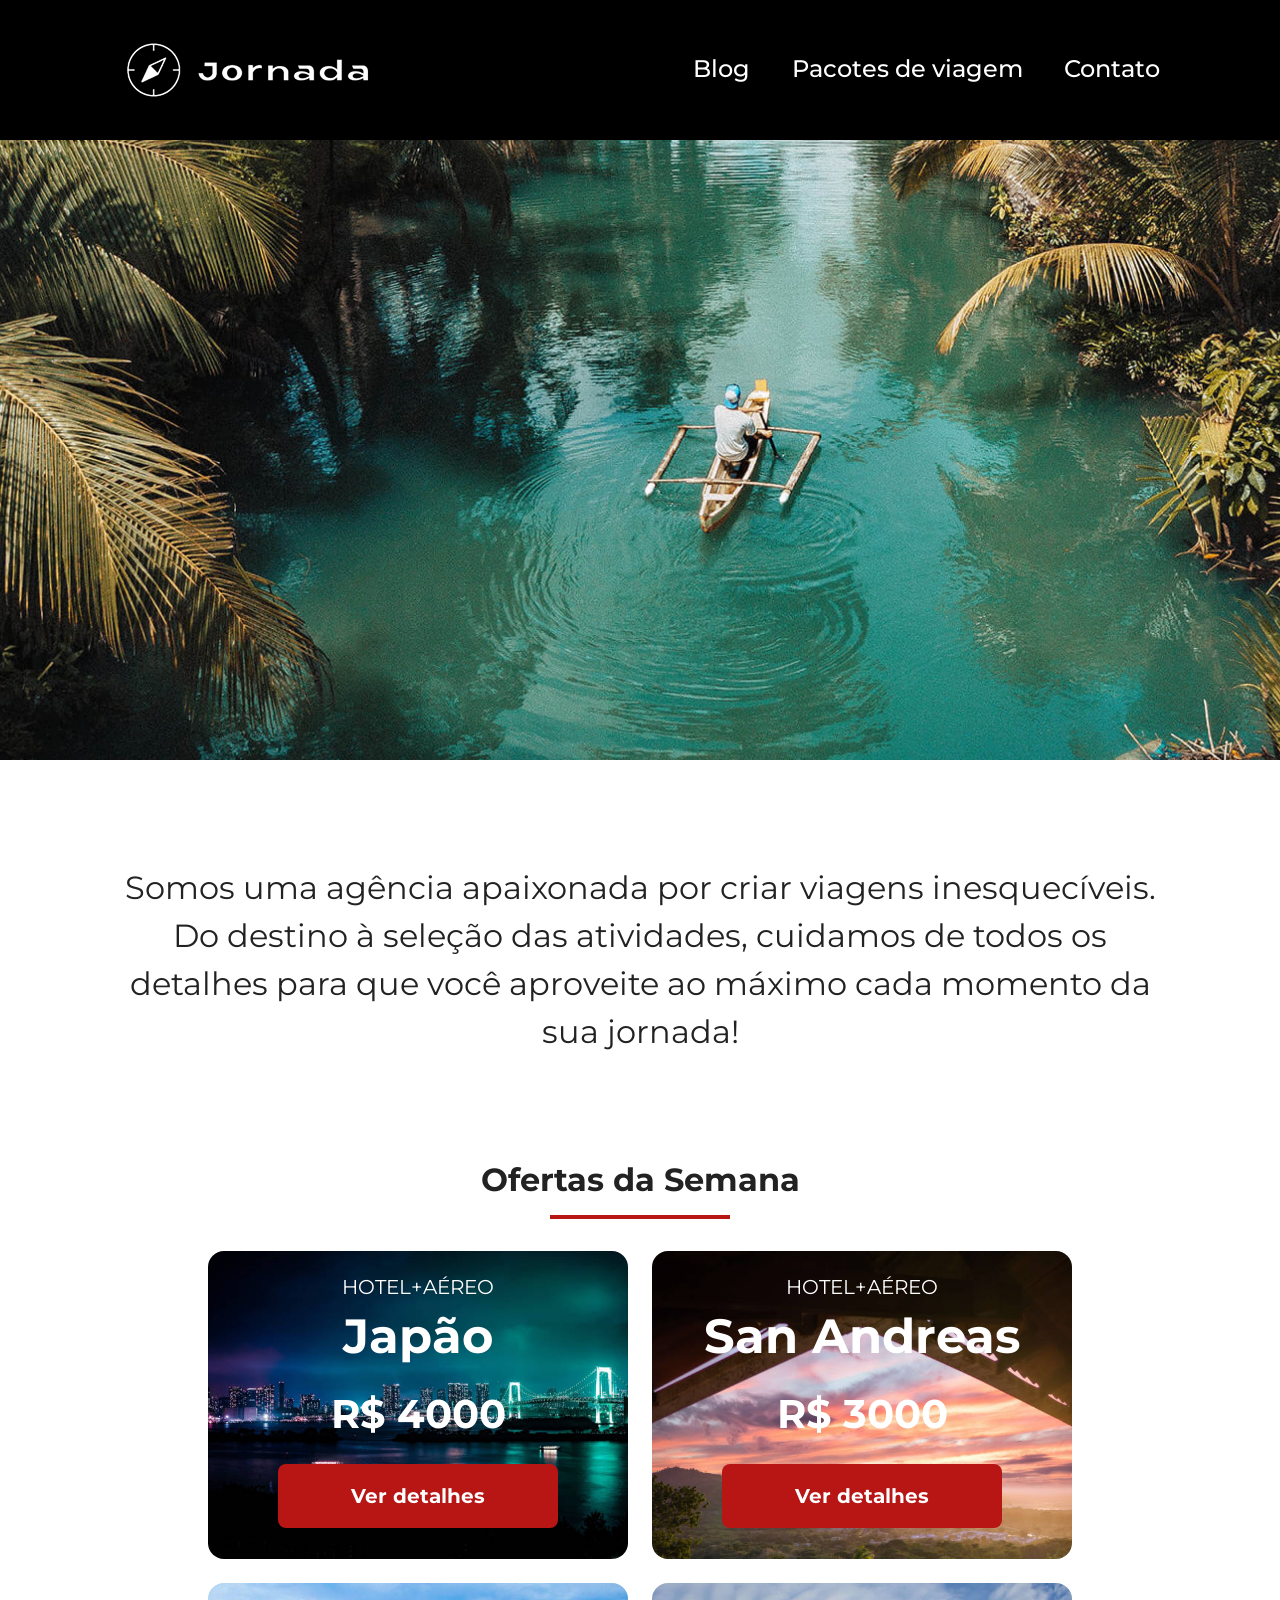
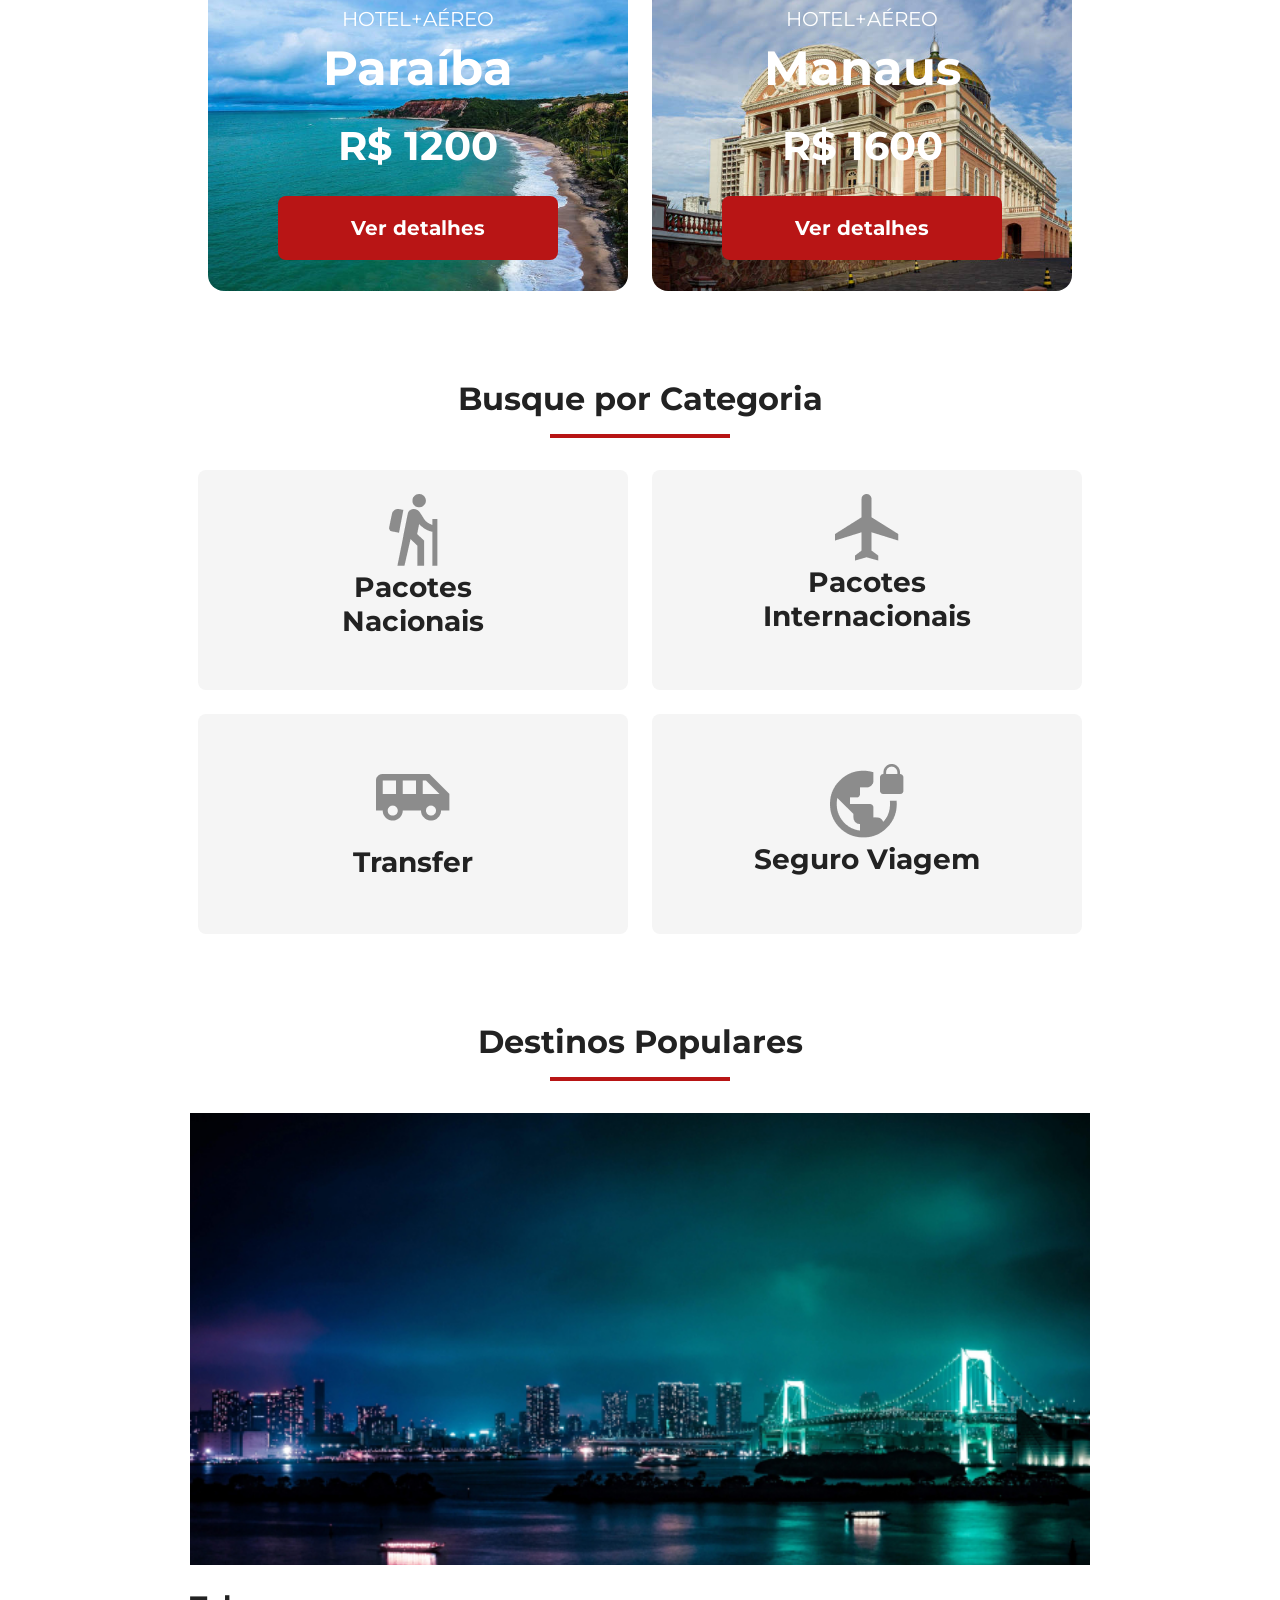
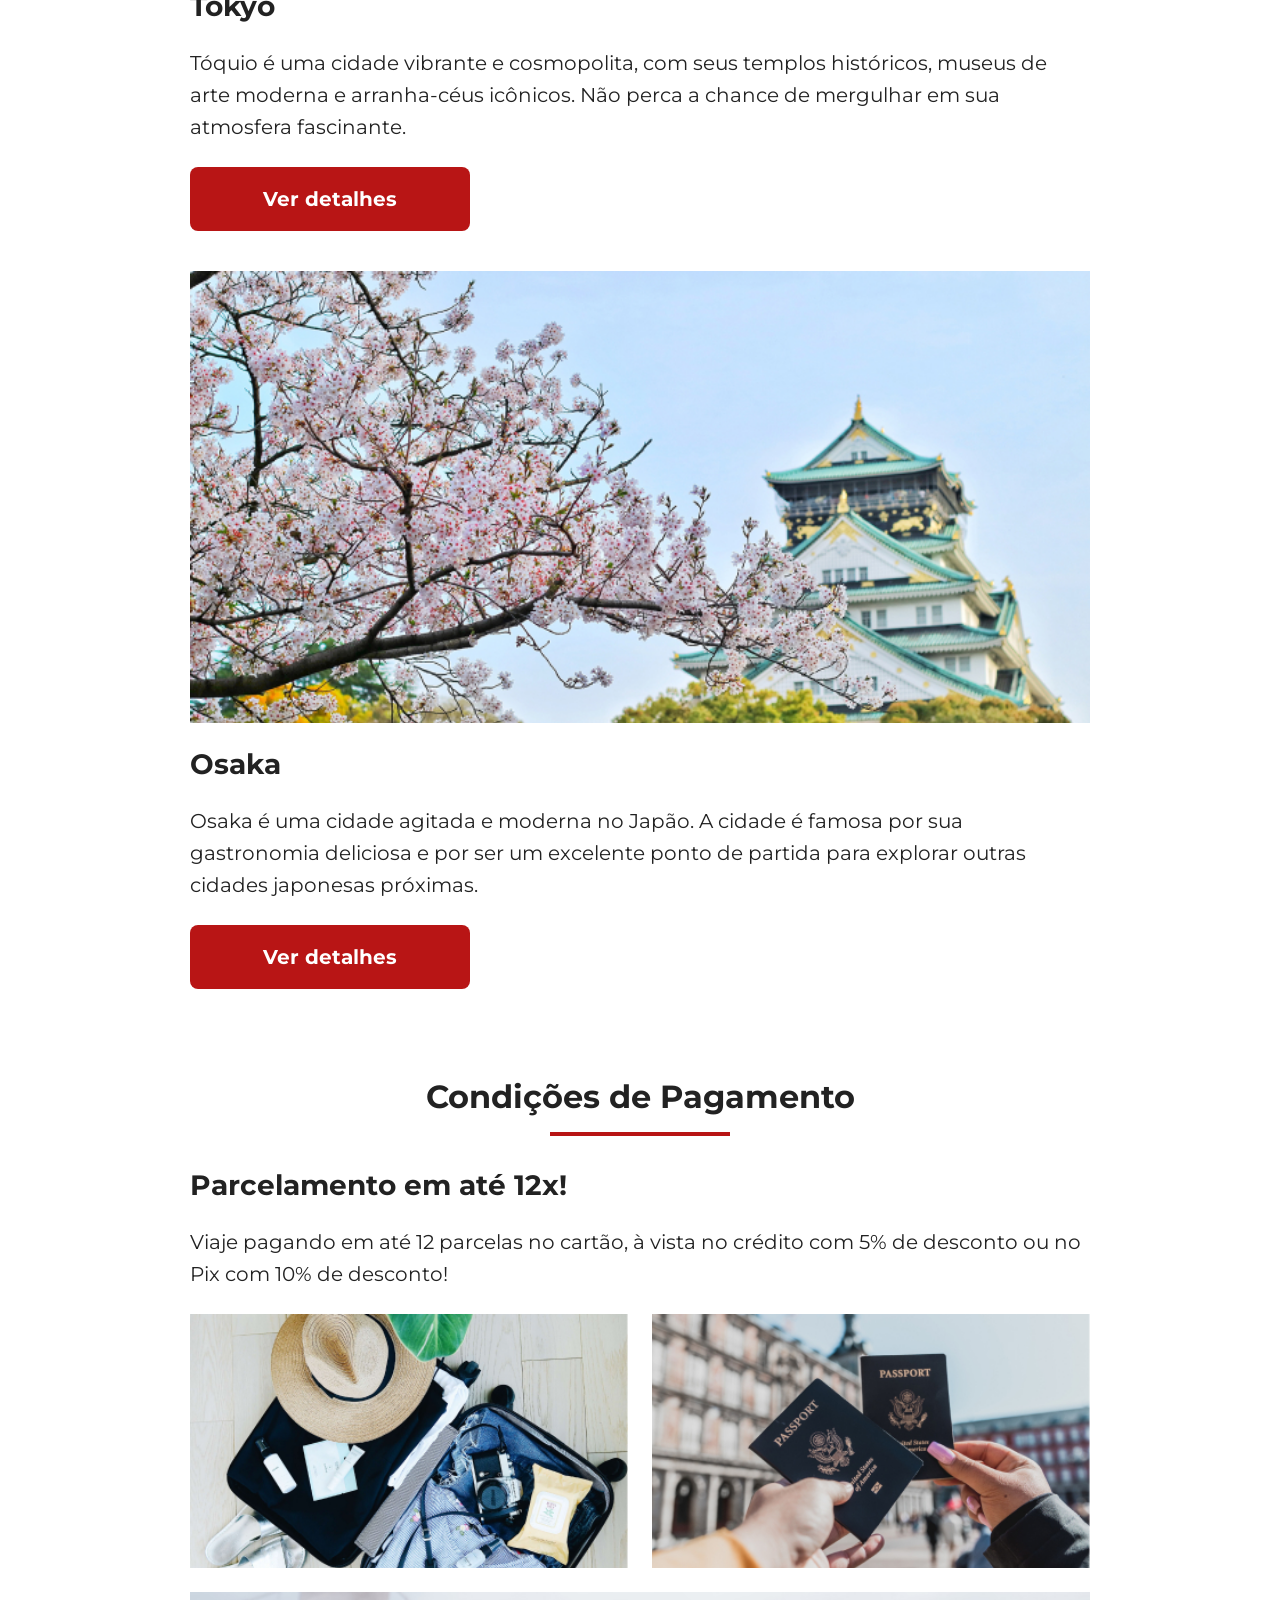
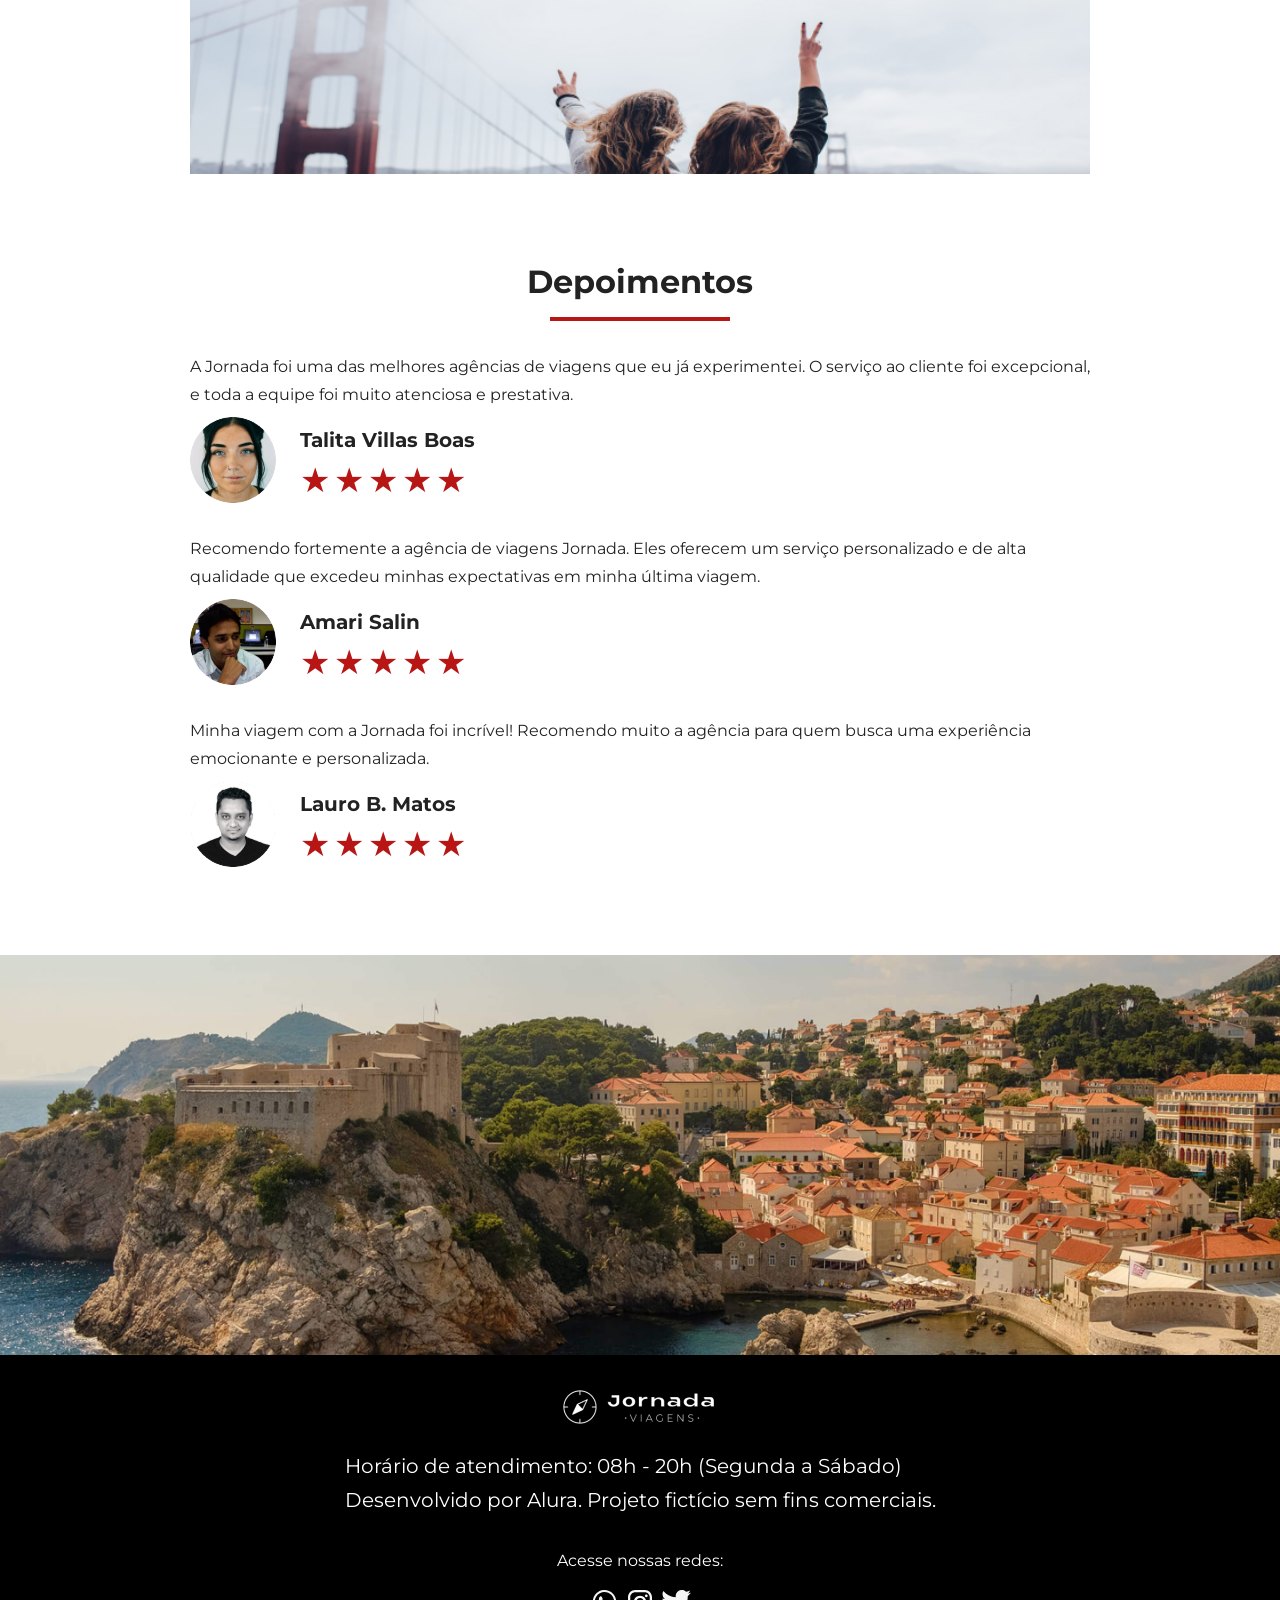
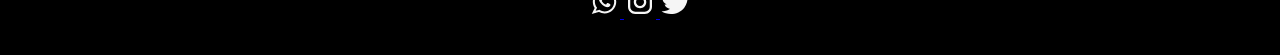
<file: index.html>
<!doctype html>
<html lang="pt-BR">
  <head>
    <meta charset="UTF-8" />
    <meta name="viewport" content="width=device-width, initial-scale=1.0" />
    <meta
      name="description"
      content="Jornada Viagens, uma agência apaixonada por criar viagens inesquecíveis."
    />

    <meta name="og:title" content="Jornada Viagens" />
    <meta
      name="og:description"
      content="Jornada Viagens, uma agência apaixonada por criar viagens inesquecíveis"
    />
    <meta
      name="og:image"
      content="https://davi-lemes.github.io/jornada-viagens/img/logo-jornada-branco-footer.png"
    />
    <meta name="og:type" content="website" />
    <meta
      name="og:url"
      content="https://davi-lemes.github.io/jornada-viagens"
    />

    <link rel="icon" href="favico.svg" type="xml/svg" />
    <link rel="stylesheet" href="css/style.css" />

    <title>Jornada Viagens</title>
  </head>
  <body>
    <header class="main-header">
      <a class="logo" href="index.html" title="voltar para a página inicial">
        <img
          class="img-mobile"
          src="img/Bussola-jornada-branca.png"
          alt="Bussola do logo Jornada Viagens na cor branca"
        />
        <img
          class="img-desktop"
          src="img/Bussola-texto-jornada-branco.png"
          alt="Logo Jornada Viagens na cor branca"
        />
      </a>
      <div class="navigation-menu">
        <label for="menu">
          <img src="img/menu.png" alt="menu" />
        </label>
        <input type="checkbox" id="menu" hidden />
        <!-- o atributo hidden serve para ocultar a caixinha de checkbox do input e mantem apenas a imagem que utilizamos na label -->
        <nav>
          <ul class="list-links">
            <li>
              <a href="journey-blog.html" title="Acessar Blog">Blog</a>
            </li>
            <li>
              <a
                href="travel-packages.html"
                title="Acessar Pacotes de Viagens"
                >Pacotes de viagem</a
              >
            </li>
            <li>
              <a href="contato.html" title="Acessar Contato"
                >Contato</a
              >
            </li>
          </ul>
        </nav>
      </div>
    </header>
    <main>
      <section class="hero">
        <div class="hero-img"></div>
        <h2>
          Somos uma agência apaixonada por criar viagens inesquecíveis. Do
          destino à seleção das atividades, cuidamos de todos os detalhes para
          que você aproveite ao máximo cada momento da sua jornada!
        </h2>
      </section>
      <section class="offers">
        <div class="section-title">
          <h2>Ofertas da Semana</h2>
          <hr />
        </div>
        <div class="offers-cards">
          <article class="card japao">
            <header>
              <p>HOTEL+AÉREO</p>
              <h3>
                Japão <br />
                <span>R$ 4000</span>
              </h3>
            </header>
            <footer>
              <a href="travel-packages.html" class="button">Ver detalhes</a>
            </footer>
          </article>
          <article class="card san-andreas">
            <header>
              <p>HOTEL+AÉREO</p>
              <h3>
                San Andreas <br />
                <span>R$ 3000</span>
              </h3>
            </header>
            <footer>
              <a href="#" class="button">Ver detalhes</a>
            </footer>
          </article>
          <article class="card paraiba">
            <header>
              <p>HOTEL+AÉREO</p>
              <h3>
                Paraíba <br />
                <span>R$ 1200</span>
              </h3>
            </header>
            <footer>
              <a href="#" class="button">Ver detalhes</a>
            </footer>
          </article>
          <article class="card manaus">
            <header>
              <p>HOTEL+AÉREO</p>
              <h3>
                Manaus <br />
                <span>R$ 1600</span>
              </h3>
            </header>
            <footer>
              <a href="#" class="button">Ver detalhes</a>
            </footer>
          </article>
        </div>
      </section>
      <section class="search-categories">
        <div class="section-title">
          <h2>Busque por Categoria</h2>
          <hr />
        </div>
        <div class="categories-cards">
          <a
            href="#"
            class="card"
            target="_blank"
            title="Busque pela categoria Pacotes Nacionais"
          >
            <img src="img/ícone-pacotes-nacionais.png" alt="" />
            <h3 class="content-title">
              Pacotes<br />
              Nacionais
            </h3>
          </a>
          <a
            href="#"
            class="card"
            target="_blank"
            title="Busque pela categoria Pacotes Internacionais"
          >
            <img
              src="img/icone-pacotes-interacionais.png"
              alt="Ícone cinza representando um avião"
            />
            <h3 class="content-title">
              Pacotes<br />
              Internacionais
            </h3>
          </a>
          <a
            href="#"
            class="card single-line transfer"
            target="_blank"
            title="Busque pela categoria Transfer"
          >
            <img
              src="img/icone-transfer.png"
              alt="Ícone cinza representando um ônibus"
            />
            <h3 class="content-title">Transfer</h3>
          </a>
          <a
            href="#"
            class="card single-line"
            target="_blank"
            title="Busque pela categoria Seguro Viagem"
          >
            <img
              src="img/icone-seguro-viagem.png"
              alt="Ícone cinza representando o Planeta Terra com um cadeado"
            />
            <h3 class="content-title">Seguro Viagem</h3>
          </a>
        </div>
      </section>
      <section class="destinations">
        <div class="section-title">
          <h2>Destinos Populares</h2>
          <hr />
        </div>
        <div class="destination-items">
          <article class="item tokyo">
            <header>
              <div class="img-item"></div>
              <h3 class="content-title">Tokyo</h3>
            </header>
            <p class="content-text">
              Tóquio é uma cidade vibrante e cosmopolita, com seus templos
              históricos, museus de arte moderna e arranha-céus icônicos. Não
              perca a chance de mergulhar em sua atmosfera fascinante.
            </p>
            <footer>
              <a
                href="#"
                class="button"
                target="_blank"
                title="Veja mais detalhes do destino Tokyo"
                >Ver detalhes</a
              >
            </footer>
          </article>
          <article class="item osaka">
            <header>
              <div class="img-item"></div>
              <h3 class="content-title">Osaka</h3>
            </header>
            <p class="content-text">
              Osaka é uma cidade agitada e moderna no Japão. A cidade é famosa
              por sua gastronomia deliciosa e por ser um excelente ponto de
              partida para explorar outras cidades japonesas próximas.
            </p>
            <footer>
              <a
                href="#"
                class="button"
                target="_blank"
                title="Veja mais detalhes do destino Osaka"
                >Ver detalhes</a
              >
            </footer>
          </article>
        </div>
      </section>
      <section class="payments">
        <div class="section-title">
          <h2>Condições de Pagamento</h2>
          <hr />
        </div>
        <div class="content-container">
          <div class="text-content">
            <h3 class="content-title">Parcelamento em até 12x!</h3>
            <p class="content-text">
              Viaje pagando em até 12 parcelas no cartão, à vista no crédito com
              5% de desconto ou no Pix com 10% de desconto!
            </p>
          </div>
          <div class="image-gallery">
            <div class="image bag"></div>
            <div class="image passport"></div>
            <div class="image people large"></div>
          </div>
        </div>
      </section>
      <section class="testimonials">
        <div class="section-title">
          <h2>Depoimentos</h2>
          <hr />
        </div>
        <div class="testimonial-container">
          <article>
            <header>
              <p>
                A Jornada foi uma das melhores agências de viagens que eu já
                experimentei. O serviço ao cliente foi excepcional, e toda a
                equipe foi muito atenciosa e prestativa.
              </p>
            </header>
            <footer>
              <img
                src="img/avatar-talita.png"
                alt="Imagem de perfil da cliente Talita Villas Boas"
              />
              <div class="profile-content">
                <h3>Talita Villas Boas</h3>
                <div class="rating">
                  <span class="star">★</span>
                  <span class="star">★</span>
                  <span class="star">★</span>
                  <span class="star">★</span>
                  <span class="star">★</span>
                </div>
              </div>
            </footer>
          </article>
          <article>
            <header>
              <p>
                Recomendo fortemente a agência de viagens Jornada. Eles oferecem
                um serviço personalizado e de alta qualidade que excedeu minhas
                expectativas em minha última viagem.
              </p>
            </header>
            <footer>
              <img
                src="img/avatar-amari.png"
                alt="Imagem de perfil do cliente Amari Salin"
              />
              <div class="profile-content">
                <h3>Amari Salin</h3>
                <div class="rating">
                  <span class="star">★</span>
                  <span class="star">★</span>
                  <span class="star">★</span>
                  <span class="star">★</span>
                  <span class="star">★</span>
                </div>
              </div>
            </footer>
          </article>
          <article>
            <header>
              <p>
                Minha viagem com a Jornada foi incrível! Recomendo muito a
                agência para quem busca uma experiência emocionante e
                personalizada.
              </p>
            </header>
            <footer>
              <img
                src="img/avatar-lauro.png"
                alt="Imagem de perfil do cliente Lauro B. Matos"
              />
              <div class="profile-content">
                <h3>Lauro B. Matos</h3>
                <div class="rating">
                  <span class="star">★</span>
                  <span class="star">★</span>
                  <span class="star">★</span>
                  <span class="star">★</span>
                  <span class="star">★</span>
                </div>
              </div>
            </footer>
          </article>
        </div>
      </section>
    </main>
    <section class="hero">
      <div class="bottom-hero"></div>
    </section>
    <footer class="main-footer">
      <div class="footer-content">
        <a href="index.html" title="Voltar para página inicial">
          <img
            src="img/logo-jornada-branco-footer.png"
            alt="Logo Jornada Viagens na cor branca"
            class="img-logo"
          />
        </a>

        <div class="section-description">
          <p>Horário de atendimento: 08h - 20h (Segunda a Sábado)</p>
          <p>Desenvolvido por Alura. Projeto fictício sem fins comerciais.</p>
        </div>
      </div>

      <div class="social-network">
        <p>Acesse nossas redes:</p>

        <a
          href="#"
          target="_blank"
          title="Acesse o Whatsapp do Jornada Viagens"
        >
          <img
            src="img/icone-whatsapp.svg"
            alt="Ícone do Whatsapp na cor branca"
          />
        </a>
        <a
          href="#"
          target="_blank"
          title="Acesse o Instagram do Jornada Viagens"
        >
          <img
            src="img/icone-instagram.svg"
            alt="Ícone do Instagram na cor branca"
          />
        </a>
        <a href="#" target="_blank" title="Acesse o Twitter do Jornada Viagens">
          <img
            src="img/icone-twitter.svg"
            alt="Ícone do Twitter na cor branca"
          />
        </a>
      </div>
    </footer>
  </body>
</html>
</file>
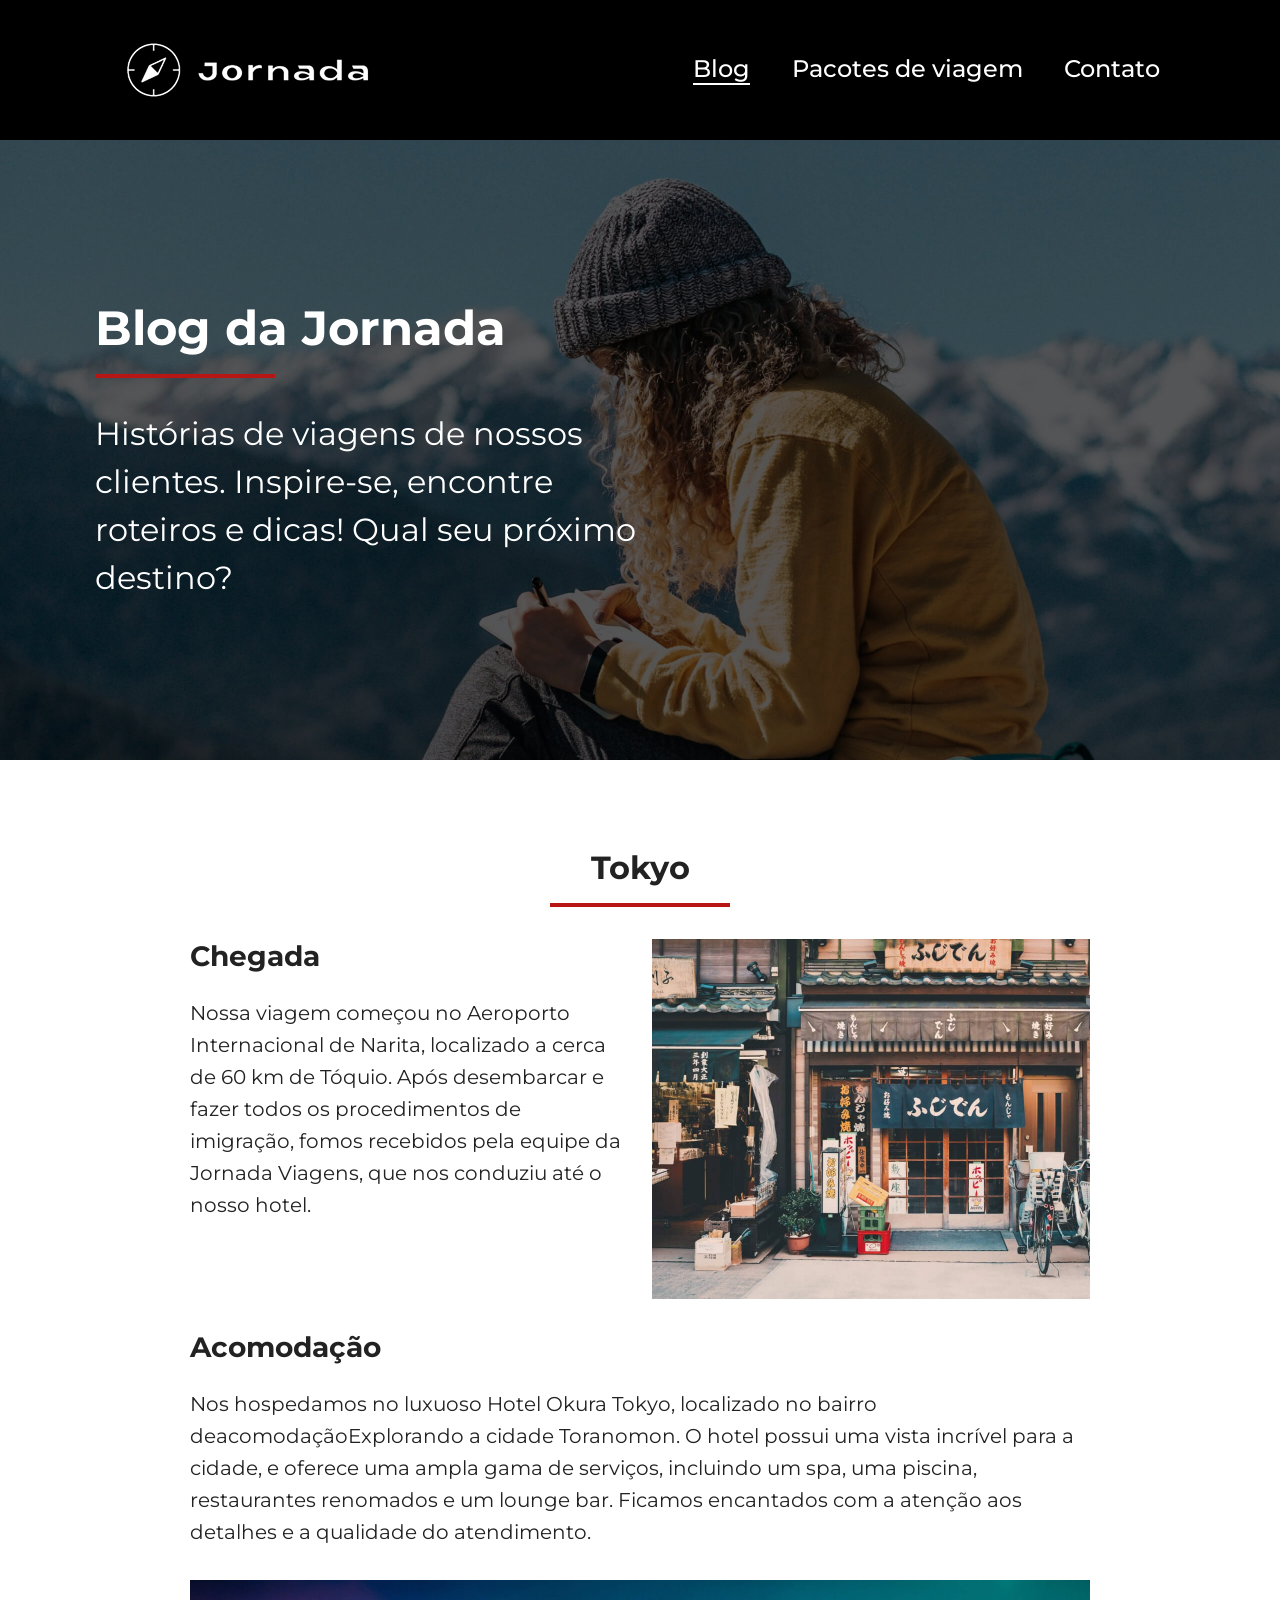
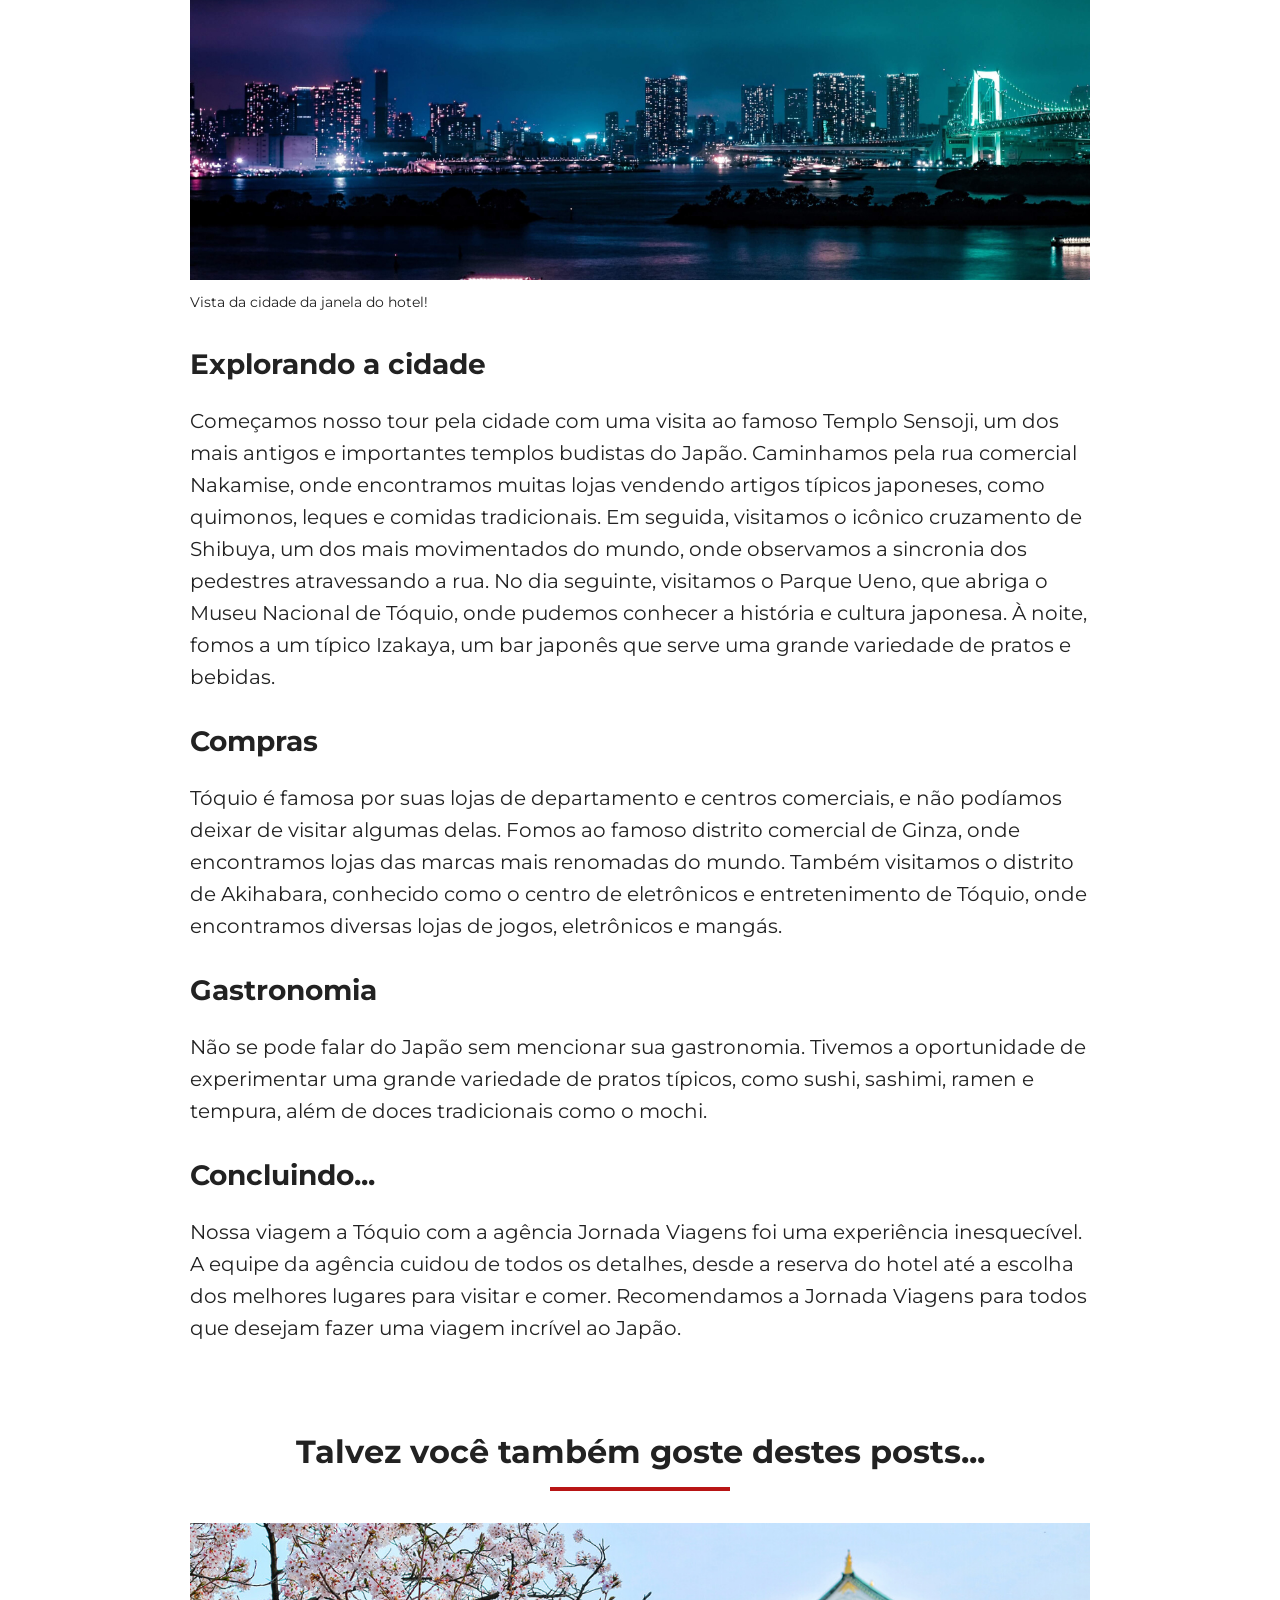
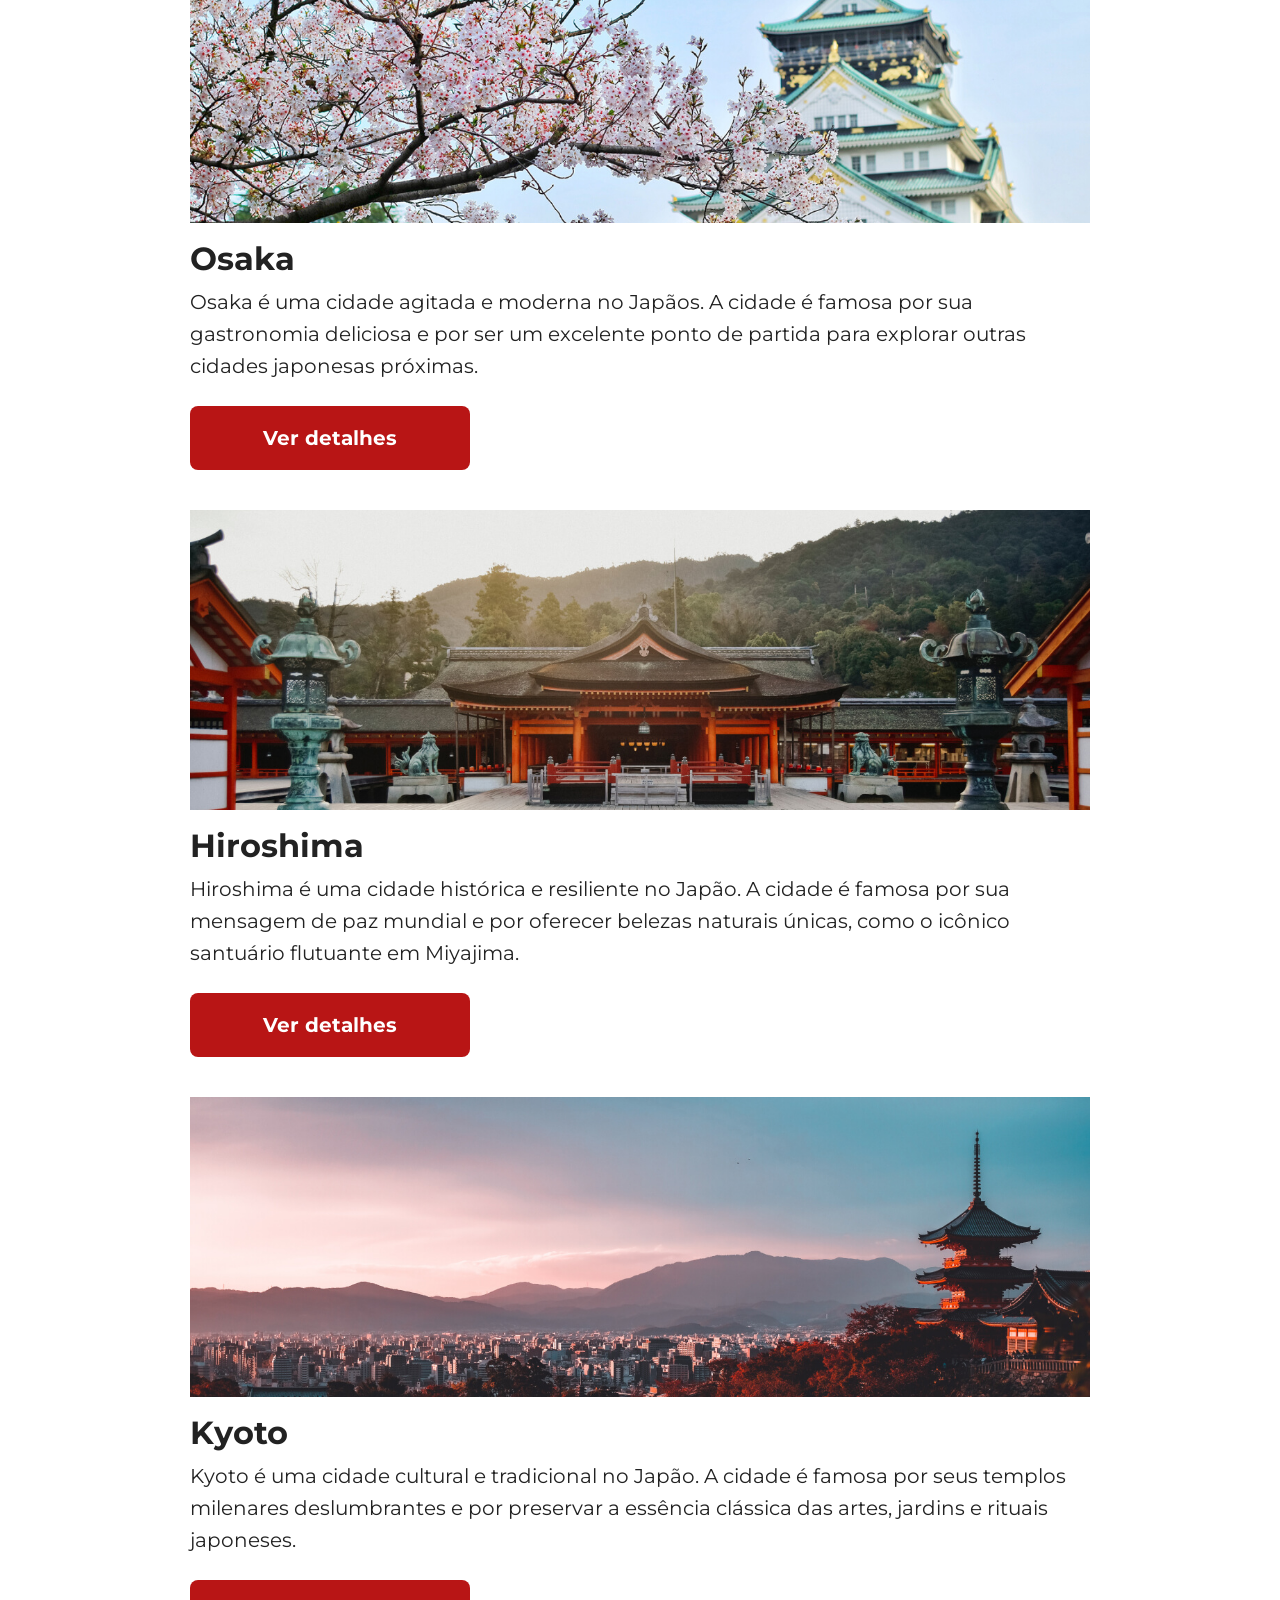
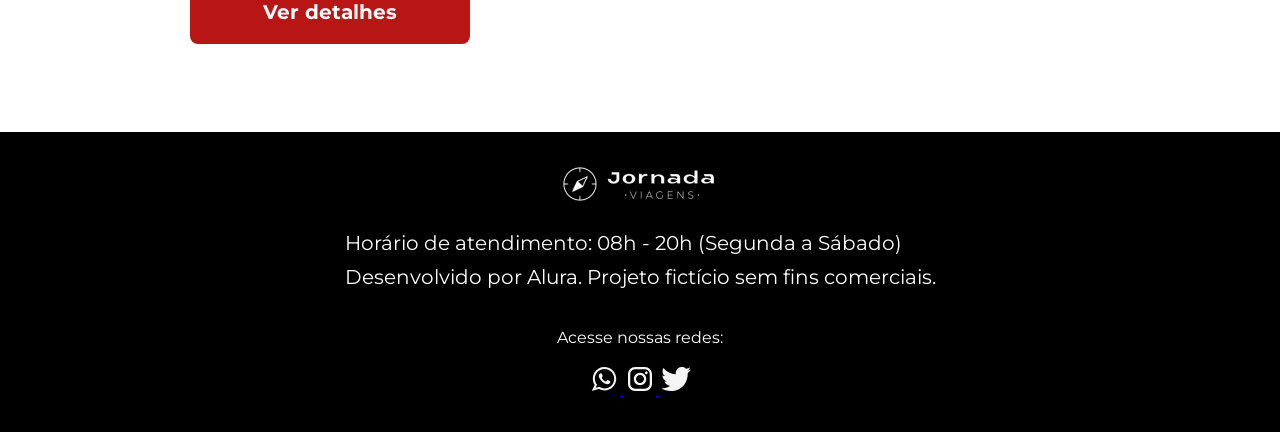
<file: journey-blog.html>
<!doctype html>
<html lang="pt-br">
  <head>
    <meta charset="UTF-8" />
    <meta name="viewport" content="width=device-width, initial-scale=1.0" />
    <link rel="stylesheet" href="css/style.css" />
    <title>Blog da Jornada</title>
  </head>
  <body>
    <header class="main-header">
      <a class="logo" href="index.html" title="voltar para a página inicial">
        <img
          class="img-mobile"
          src="img/Bussola-jornada-branca.png"
          alt="Bussola do logo Jornada Viagens na cor branca"
        />
        <img
          class="img-desktop"
          src="img/Bussola-texto-jornada-branco.png"
          alt="Logo Jornada Viagens na cor branca"
        />
      </a>
      <div class="navigation-menu">
        <label for="menu">
          <img src="img/menu.png" alt="menu" />
        </label>
        <input type="checkbox" id="menu" hidden />
        <!-- o atributo hidden serve para ocultar a caixinha de checkbox do input e mantem apenas a imagem que utilizamos na label -->
        <nav>
          <ul class="list-links">
            <li>
              <a
                href="journey-blog.html"
                title="Acessar Blog"
                aria-current="page"
                >Blog</a
              >
            </li>
            <li>
              <a href="travel-packages.html" title="Acessar Pacotes de Viagens"
                >Pacotes de viagem</a
              >
            </li>
            <li>
              <a href="contato.html" title="Acessar Contato">Contato</a>
            </li>
          </ul>
        </nav>
      </div>
    </header>
    <section class="hero journey-blog">
      <div class="hero-img">
        <div class="hero-content">
          <h1>Blog da Jornada</h1>
          <hr />
          <p>
            Histórias de viagens de nossos clientes. Inspire-se, encontre
            roteiros e dicas! Qual seu próximo destino?
          </p>
        </div>
      </div>
    </section>
    <section class="itinerary">
      <div class="section-title">
        <h2>Tokyo</h2>
        <hr />
      </div>

      <div class="itinerary-items">
        <article class="item arrival">
          <span>
            <header>
              <h3 class="content-title">Chegada</h3>
            </header>
            <p class="content-text">
              Nossa viagem começou no Aeroporto Internacional de Narita,
              localizado a cerca de 60 km de Tóquio. Após desembarcar e fazer
              todos os procedimentos de imigração, fomos recebidos pela equipe
              da Jornada Viagens, que nos conduziu até o nosso hotel.
            </p>
          </span>
          <div class="img-item"></div>
        </article>

        <article class="item accommodation">
          <header>
            <h3 class="content-title">Acomodação</h3>
          </header>
          <p class="content-text">
            Nos hospedamos no luxuoso Hotel Okura Tokyo, localizado no bairro
            deacomodaçãoExplorando a cidade Toranomon. O hotel possui uma vista
            incrível para a cidade, e oferece uma ampla gama de serviços,
            incluindo um spa, uma piscina, restaurantes renomados e um lounge
            bar. Ficamos encantados com a atenção aos detalhes e a qualidade do
            atendimento.
          </p>
          <div class="content-accommodation">
            <div class="img-item"></div>
            <p>Vista da cidade da janela do hotel!</p>
          </div>
        </article>

        <article class="item exploring-city">
          <header>
            <h3 class="content-title">Explorando a cidade</h3>
          </header>
          <p class="content-text">
            Começamos nosso tour pela cidade com uma visita ao famoso Templo
            Sensoji, um dos mais antigos e importantes templos budistas do
            Japão. Caminhamos pela rua comercial Nakamise, onde encontramos
            muitas lojas vendendo artigos típicos japoneses, como quimonos,
            leques e comidas tradicionais. Em seguida, visitamos o icônico
            cruzamento de Shibuya, um dos mais movimentados do mundo, onde
            observamos a sincronia dos pedestres atravessando a rua. No dia
            seguinte, visitamos o Parque Ueno, que abriga o Museu Nacional de
            Tóquio, onde pudemos conhecer a história e cultura japonesa. À
            noite, fomos a um típico Izakaya, um bar japonês que serve uma
            grande variedade de pratos e bebidas.
          </p>
        </article>

        <article class="item buy">
          <header>
            <h3 class="content-title">Compras</h3>
          </header>
          <p class="content-text">
            Tóquio é famosa por suas lojas de departamento e centros comerciais,
            e não podíamos deixar de visitar algumas delas. Fomos ao famoso
            distrito comercial de Ginza, onde encontramos lojas das marcas mais
            renomadas do mundo. Também visitamos o distrito de Akihabara,
            conhecido como o centro de eletrônicos e entretenimento de Tóquio,
            onde encontramos diversas lojas de jogos, eletrônicos e mangás.
          </p>
        </article>

        <article class="item gastronomy">
          <header>
            <h3 class="content-title">Gastronomia</h3>
          </header>
          <p class="content-text">
            Não se pode falar do Japão sem mencionar sua gastronomia. Tivemos a
            oportunidade de experimentar uma grande variedade de pratos típicos,
            como sushi, sashimi, ramen e tempura, além de doces tradicionais
            como o mochi.
          </p>
        </article>

        <article class="item conclusion">
          <header>
            <h3 class="content-title">Concluindo...</h3>
          </header>
          <p class="content-text">
            Nossa viagem a Tóquio com a agência Jornada Viagens foi uma
            experiência inesquecível. A equipe da agência cuidou de todos os
            detalhes, desde a reserva do hotel até a escolha dos melhores
            lugares para visitar e comer. Recomendamos a Jornada Viagens para
            todos que desejam fazer uma viagem incrível ao Japão.
          </p>
        </article>
      </div>
    </section>
    <section class="destinations recommended-destinations">
      <div class="section-title">
        <h2>Talvez você também goste destes posts...</h2>
        <hr />
      </div>
      <div class="destination-items">
        <article class="item osaka">
          <header>
            <div class="img-item"></div>
            <h3 class="content-title">Osaka</h3>
          </header>
          <p class="content-text">
            Osaka é uma cidade agitada e moderna no Japãos. A cidade é famosa
            por sua gastronomia deliciosa e por ser um excelente ponto de
            partida para explorar outras cidades japonesas próximas.
          </p>
          <footer>
            <a
              href="#"
              class="button"
              target="_blank"
              title="Veja mais detalhes do destino Tokyo"
              >Ver detalhes</a
            >
          </footer>
        </article>
        <article class="item hiroshima">
          <header>
            <div class="img-item"></div>
            <h3 class="content-title">Hiroshima</h3>
          </header>
          <p class="content-text">
            Hiroshima é uma cidade histórica e resiliente no Japão. A cidade é
            famosa por sua mensagem de paz mundial e por oferecer belezas
            naturais únicas, como o icônico santuário flutuante em Miyajima.
          </p>
          <footer>
            <a
              href="#"
              class="button"
              target="_blank"
              title="Veja mais detalhes do destino Osaka"
              >Ver detalhes</a
            >
          </footer>
        </article>

        <article class="item kyoto">
          <header>
            <div class="img-item"></div>
            <h3 class="content-title">Kyoto</h3>
          </header>
          <p class="content-text">
            Kyoto é uma cidade cultural e tradicional no Japão. A cidade é
            famosa por seus templos milenares deslumbrantes e por preservar a
            essência clássica das artes, jardins e rituais japoneses.
          </p>
          <footer>
            <a
              href="#"
              class="button"
              target="_blank"
              title="Veja mais detalhes do destino Osaka"
              >Ver detalhes</a
            >
          </footer>
        </article>
      </div>
    </section>
    <footer class="main-footer">
      <div class="footer-content">
        <a href="index.html" title="Voltar para página inicial">
          <img
            src="img/logo-jornada-branco-footer.png"
            alt="Logo Jornada Viagens na cor branca"
            class="img-logo"
          />
        </a>

        <div class="section-description">
          <p>Horário de atendimento: 08h - 20h (Segunda a Sábado)</p>
          <p>Desenvolvido por Alura. Projeto fictício sem fins comerciais.</p>
        </div>
      </div>

      <div class="social-network">
        <p>Acesse nossas redes:</p>

        <a
          href="#"
          target="_blank"
          title="Acesse o Whatsapp do Jornada Viagens"
        >
          <img
            src="img/icone-whatsapp.svg"
            alt="Ícone do Whatsapp na cor branca"
          />
        </a>
        <a
          href="#"
          target="_blank"
          title="Acesse o Instagram do Jornada Viagens"
        >
          <img
            src="img/icone-instagram.svg"
            alt="Ícone do Instagram na cor branca"
          />
        </a>
        <a href="#" target="_blank" title="Acesse o Twitter do Jornada Viagens">
          <img
            src="img/icone-twitter.svg"
            alt="Ícone do Twitter na cor branca"
          />
        </a>
      </div>
    </footer>
  </body>
</html>
</file>
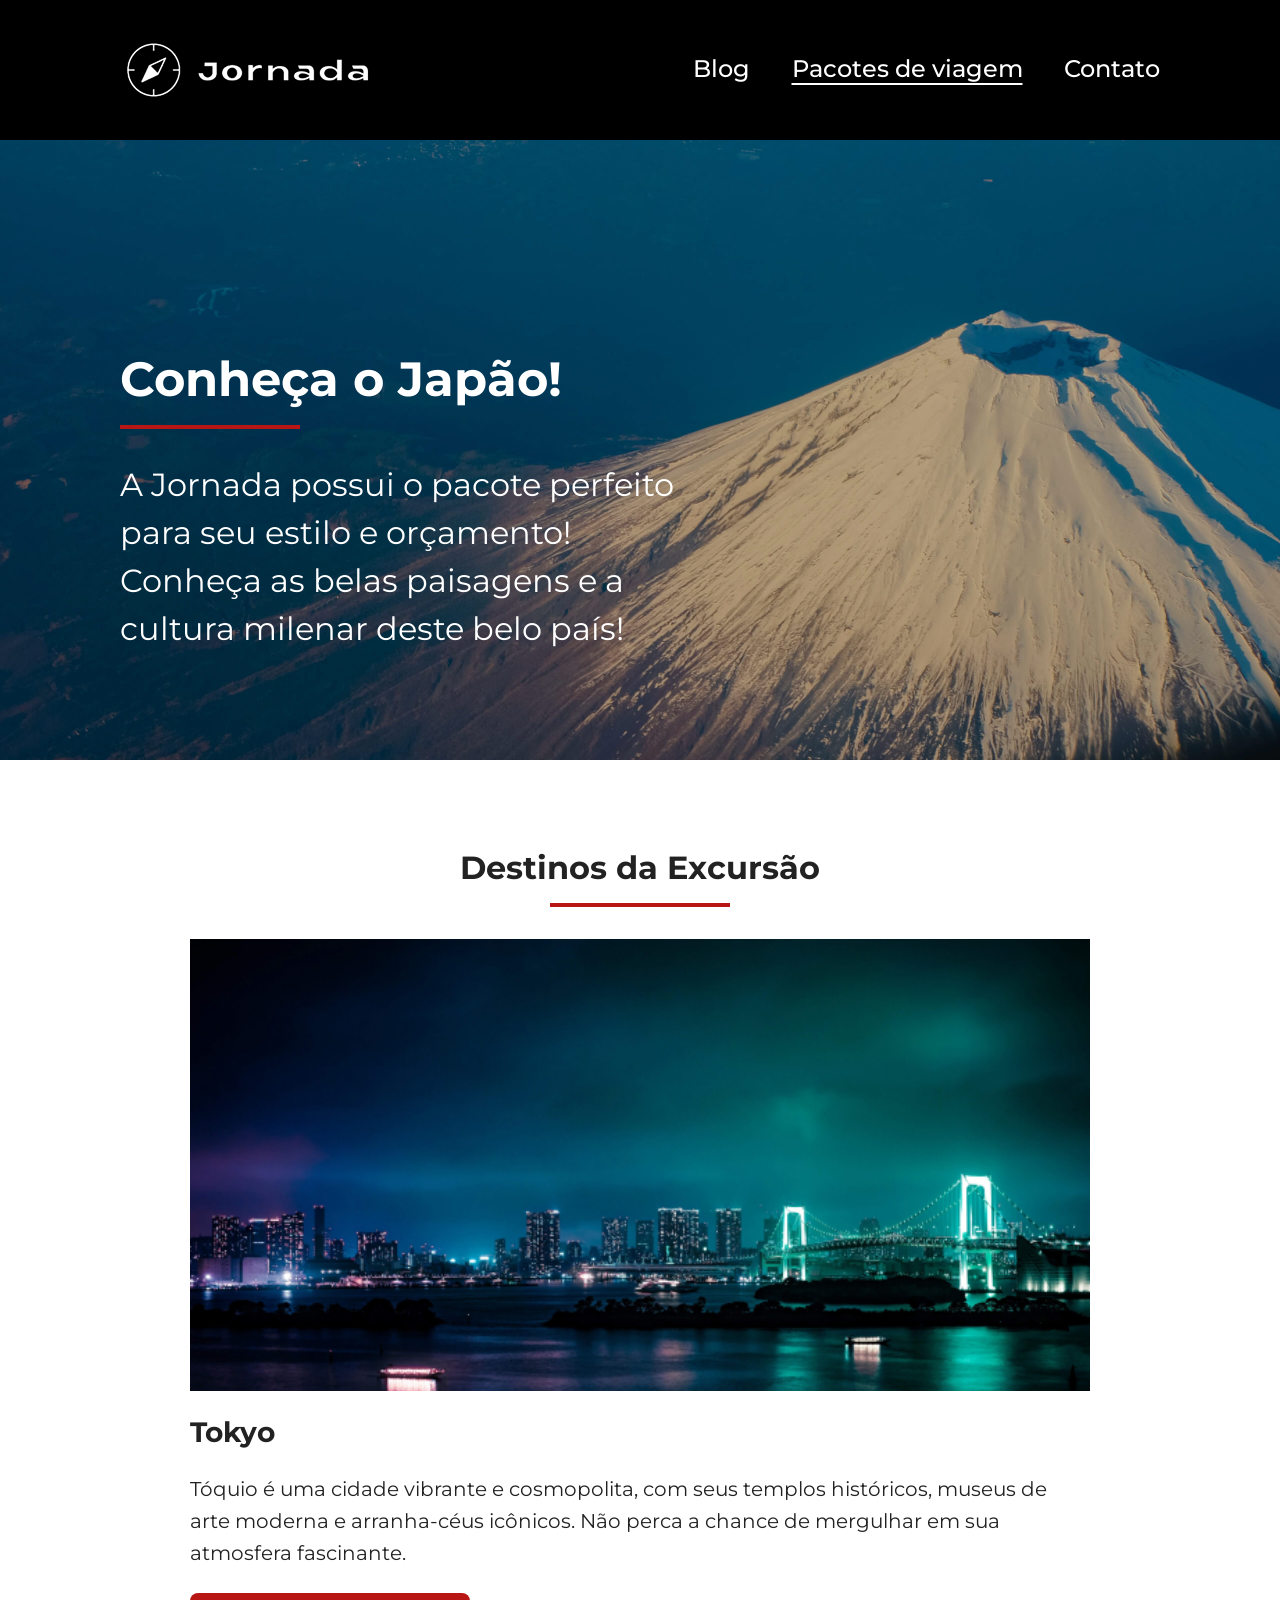
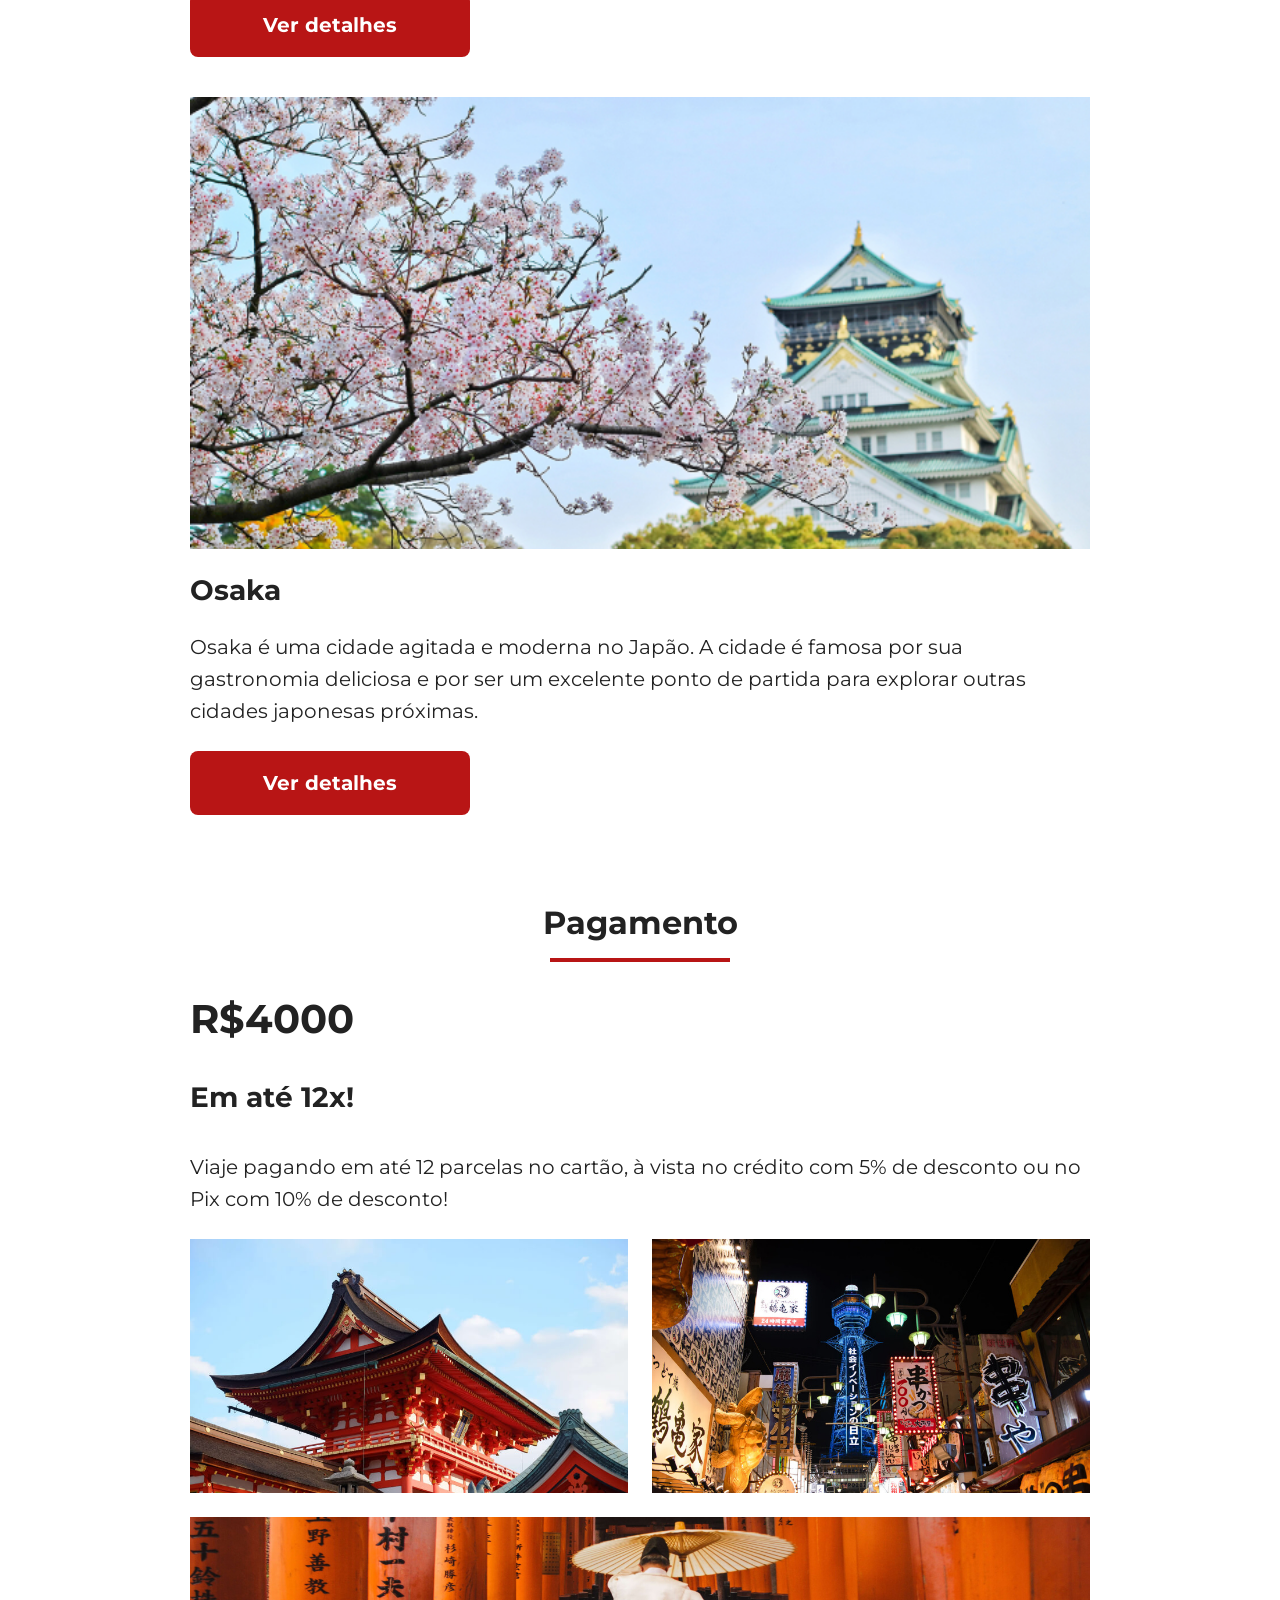
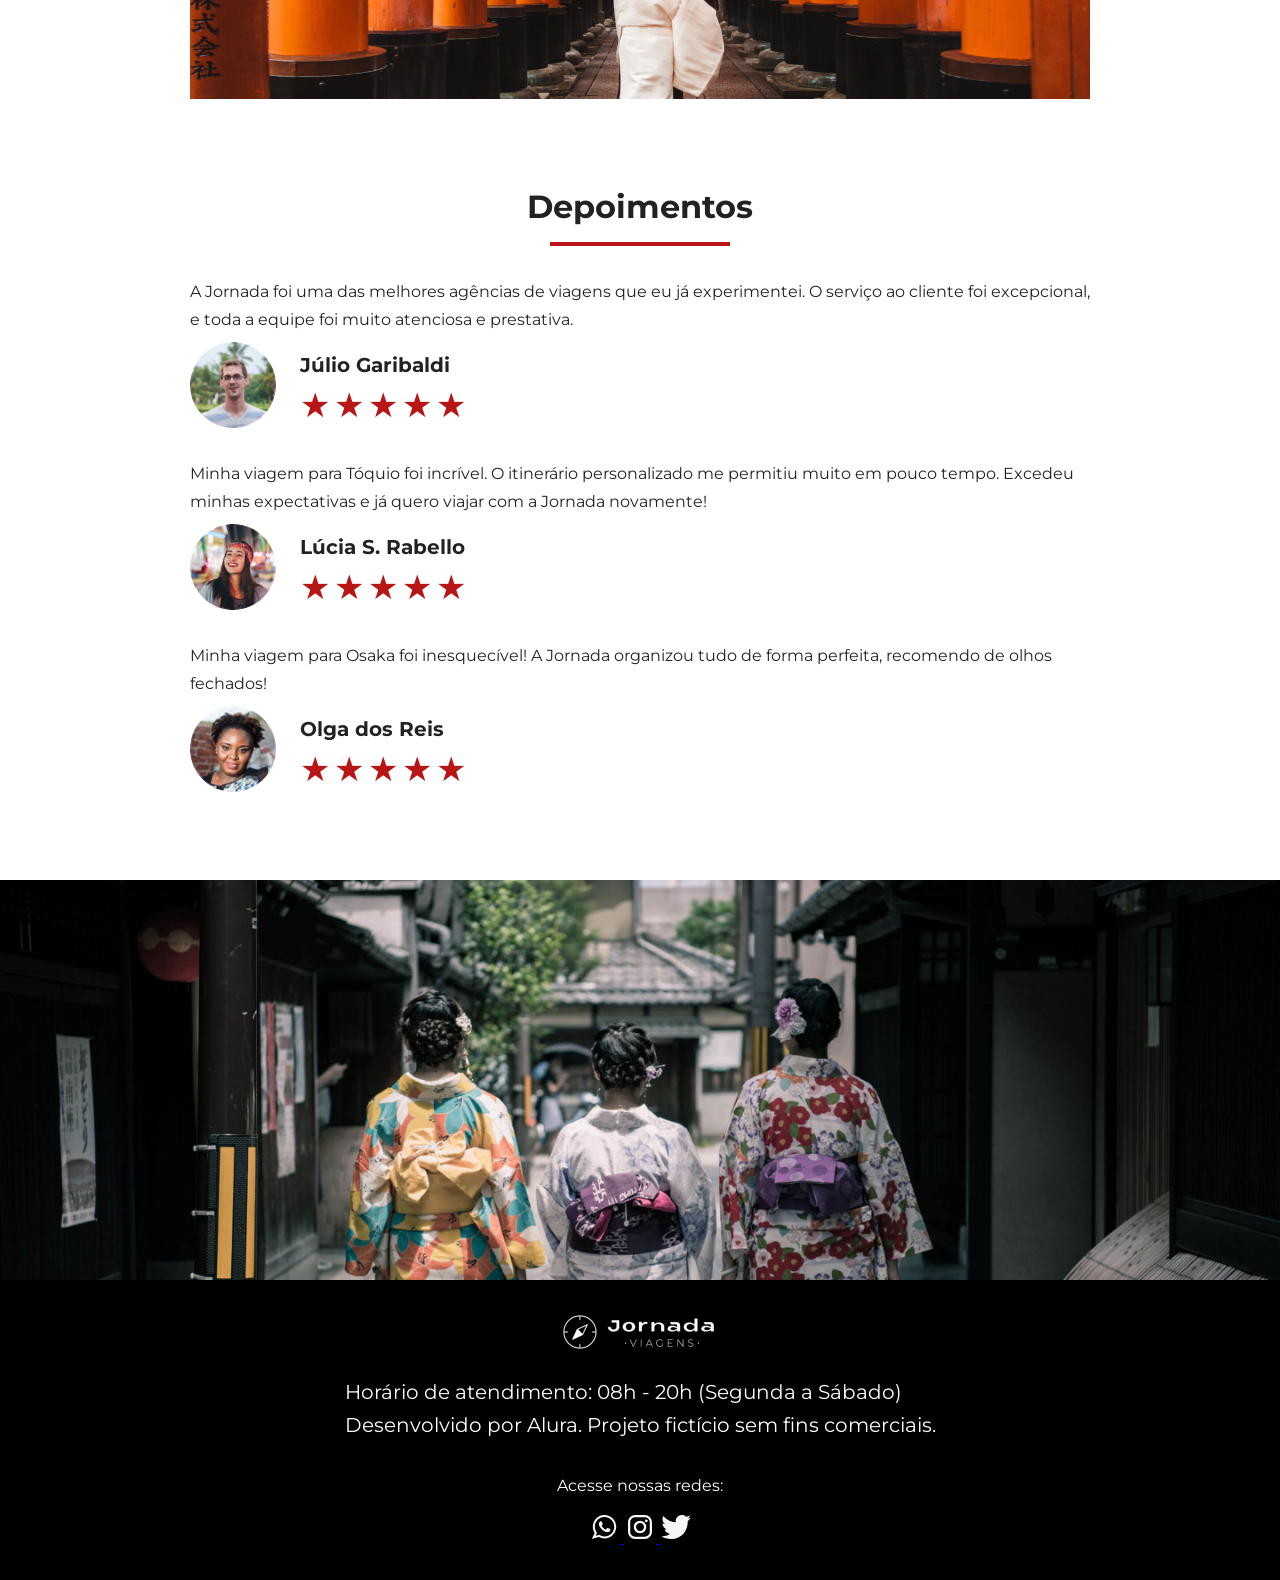
<file: travel-packages.html>
<!doctype html>
<html lang="pt-br">
  <head>
    <meta charset="UTF-8" />
    <meta name="viewport" content="width=device-width, initial-scale=1.0" />
    <link rel="stylesheet" href="css/style.css" />
    <title>Pacotes de Viagens</title>
  </head>
  <body>
    <header class="main-header">
      <a class="logo" href="index.html" title="voltar para a página inicial">
        <img
          class="img-mobile"
          src="img/Bussola-jornada-branca.png"
          alt="Bussola do logo Jornada Viagens na cor branca"
        />
        <img
          class="img-desktop"
          src="img/Bussola-texto-jornada-branco.png"
          alt="Logo Jornada Viagens na cor branca"
        />
      </a>
      <div class="navigation-menu">
        <label for="menu">
          <img src="img/menu.png" alt="menu" />
        </label>
        <input type="checkbox" id="menu" hidden />
        <!-- o atributo hidden serve para ocultar a caixinha de checkbox do input e mantem apenas a imagem que utilizamos na label -->
        <nav>
          <ul class="list-links">
            <li>
              <a href="journey-blog.html" title="Acessar Blog">Blog</a>
            </li>
            <li>
              <a
                href="travel-packages.html"
                title="Acessar Pacotes de Viagens"
                aria-current="page"
                >Pacotes de viagem</a
              >
            </li>
            <li>
              <a href="contato.html" title="Acessar Contato">Contato</a>
            </li>
          </ul>
        </nav>
      </div>
    </header>
    <section class="hero travel-packages-hero">
      <div class="hero-img">
        <div class="hero-content">
          <h1>Conheça o Japão!</h1>
          <hr />
          <p>
            A Jornada possui o pacote perfeito para seu estilo e orçamento!
            Conheça as belas paisagens e a cultura milenar deste belo país!
          </p>
        </div>
      </div>
    </section>
    <section class="destinations">
      <div class="section-title">
        <h2>Destinos da Excursão</h2>
        <hr />
      </div>
      <div class="destination-items">
        <article class="item tokyo">
          <header>
            <div class="img-item"></div>
            <h3 class="content-title">Tokyo</h3>
          </header>
          <p class="content-text">
            Tóquio é uma cidade vibrante e cosmopolita, com seus templos
            históricos, museus de arte moderna e arranha-céus icônicos. Não
            perca a chance de mergulhar em sua atmosfera fascinante.
          </p>
          <footer>
            <a
              href="#"
              class="button"
              target="_blank"
              title="Veja mais detalhes do destino Tokyo"
              >Ver detalhes</a
            >
          </footer>
        </article>
        <article class="item osaka">
          <header>
            <div class="img-item"></div>
            <h3 class="content-title">Osaka</h3>
          </header>
          <p class="content-text">
            Osaka é uma cidade agitada e moderna no Japão. A cidade é famosa por
            sua gastronomia deliciosa e por ser um excelente ponto de partida
            para explorar outras cidades japonesas próximas.
          </p>
          <footer>
            <a
              href="#"
              class="button"
              target="_blank"
              title="Veja mais detalhes do destino Osaka"
              >Ver detalhes</a
            >
          </footer>
        </article>
      </div>
    </section>
    <section class="payments travel-packages-payments">
      <div class="section-title">
        <h2>Pagamento</h2>
        <hr />
      </div>
      <div class="content-container">
        <div class="text-content">
          <h3 class="content-title">R$4000</h3>
          <h4>Em até 12x!</h4>
          <p class="content-text">
            Viaje pagando em até 12 parcelas no cartão, à vista no crédito com
            5% de desconto ou no Pix com 10% de desconto!
          </p>
        </div>
        <div class="image-gallery">
          <div class="image japan-structure"></div>
          <div class="image japan-tower"></div>
          <div class="image japan-skin large"></div>
        </div>
      </div>
    </section>
    <section class="testimonials">
      <div class="section-title">
        <h2>Depoimentos</h2>
        <hr />
      </div>
      <div class="testimonial-container">
        <article>
          <header>
            <p>
              A Jornada foi uma das melhores agências de viagens que eu já
              experimentei. O serviço ao cliente foi excepcional, e toda a
              equipe foi muito atenciosa e prestativa.
            </p>
          </header>
          <footer>
            <img
              src="img/avatar-julio.png"
              alt="Imagem de perfil do cliente Júlio Garibaldi"
            />
            <div class="profile-content">
              <h3>Júlio Garibaldi</h3>
              <div class="rating">
                <span class="star">★</span>
                <span class="star">★</span>
                <span class="star">★</span>
                <span class="star">★</span>
                <span class="star">★</span>
              </div>
            </div>
          </footer>
        </article>
        <article>
          <header>
            <p>
              Minha viagem para Tóquio foi incrível. O itinerário personalizado
              me permitiu muito em pouco tempo. Excedeu minhas expectativas e já
              quero viajar com a Jornada novamente!
            </p>
          </header>
          <footer>
            <img
              src="img/avatar-lucia.png"
              alt="Imagem de perfil da cliente Lúcia S. Rabello"
            />
            <div class="profile-content">
              <h3>Lúcia S. Rabello</h3>
              <div class="rating">
                <span class="star">★</span>
                <span class="star">★</span>
                <span class="star">★</span>
                <span class="star">★</span>
                <span class="star">★</span>
              </div>
            </div>
          </footer>
        </article>
        <article>
          <header>
            <p>
              Minha viagem para Osaka foi inesquecível! A Jornada organizou tudo
              de forma perfeita, recomendo de olhos fechados!
            </p>
          </header>
          <footer>
            <img
              src="img/avatar-olga.png"
              alt="Imagem de perfil da cliente Olga dos Reis"
            />
            <div class="profile-content">
              <h3>Olga dos Reis</h3>
              <div class="rating">
                <span class="star">★</span>
                <span class="star">★</span>
                <span class="star">★</span>
                <span class="star">★</span>
                <span class="star">★</span>
              </div>
            </div>
          </footer>
        </article>
      </div>
    </section>
    <section class="hero travel-packages-hero-bottom">
      <div class="bottom-hero"></div>
    </section>
    <footer class="main-footer">
      <div class="footer-content">
        <a href="index.html" title="Voltar para página inicial">
          <img
            src="img/logo-jornada-branco-footer.png"
            alt="Logo Jornada Viagens na cor branca"
            class="img-logo"
          />
        </a>

        <div class="section-description">
          <p>Horário de atendimento: 08h - 20h (Segunda a Sábado)</p>
          <p>Desenvolvido por Alura. Projeto fictício sem fins comerciais.</p>
        </div>
      </div>

      <div class="social-network">
        <p>Acesse nossas redes:</p>

        <a
          href="#"
          target="_blank"
          title="Acesse o Whatsapp do Jornada Viagens"
        >
          <img
            src="img/icone-whatsapp.svg"
            alt="Ícone do Whatsapp na cor branca"
          />
        </a>
        <a
          href="#"
          target="_blank"
          title="Acesse o Instagram do Jornada Viagens"
        >
          <img
            src="img/icone-instagram.svg"
            alt="Ícone do Instagram na cor branca"
          />
        </a>
        <a href="#" target="_blank" title="Acesse o Twitter do Jornada Viagens">
          <img
            src="img/icone-twitter.svg"
            alt="Ícone do Twitter na cor branca"
          />
        </a>
      </div>
    </footer>
  </body>
</html>
</file>
<file: css/style.css>
@import url(global.css);
@import url(header.css);
@import url(hero.css);
@import url(offers.css);
@import url(categories.css);
@import url(destinations.css);
@import url(payments.css);
@import url(testimonials.css);
@import url(footer.css);
@import url(bottom-hero.css);
@import url(itinerary.css);
</file>
